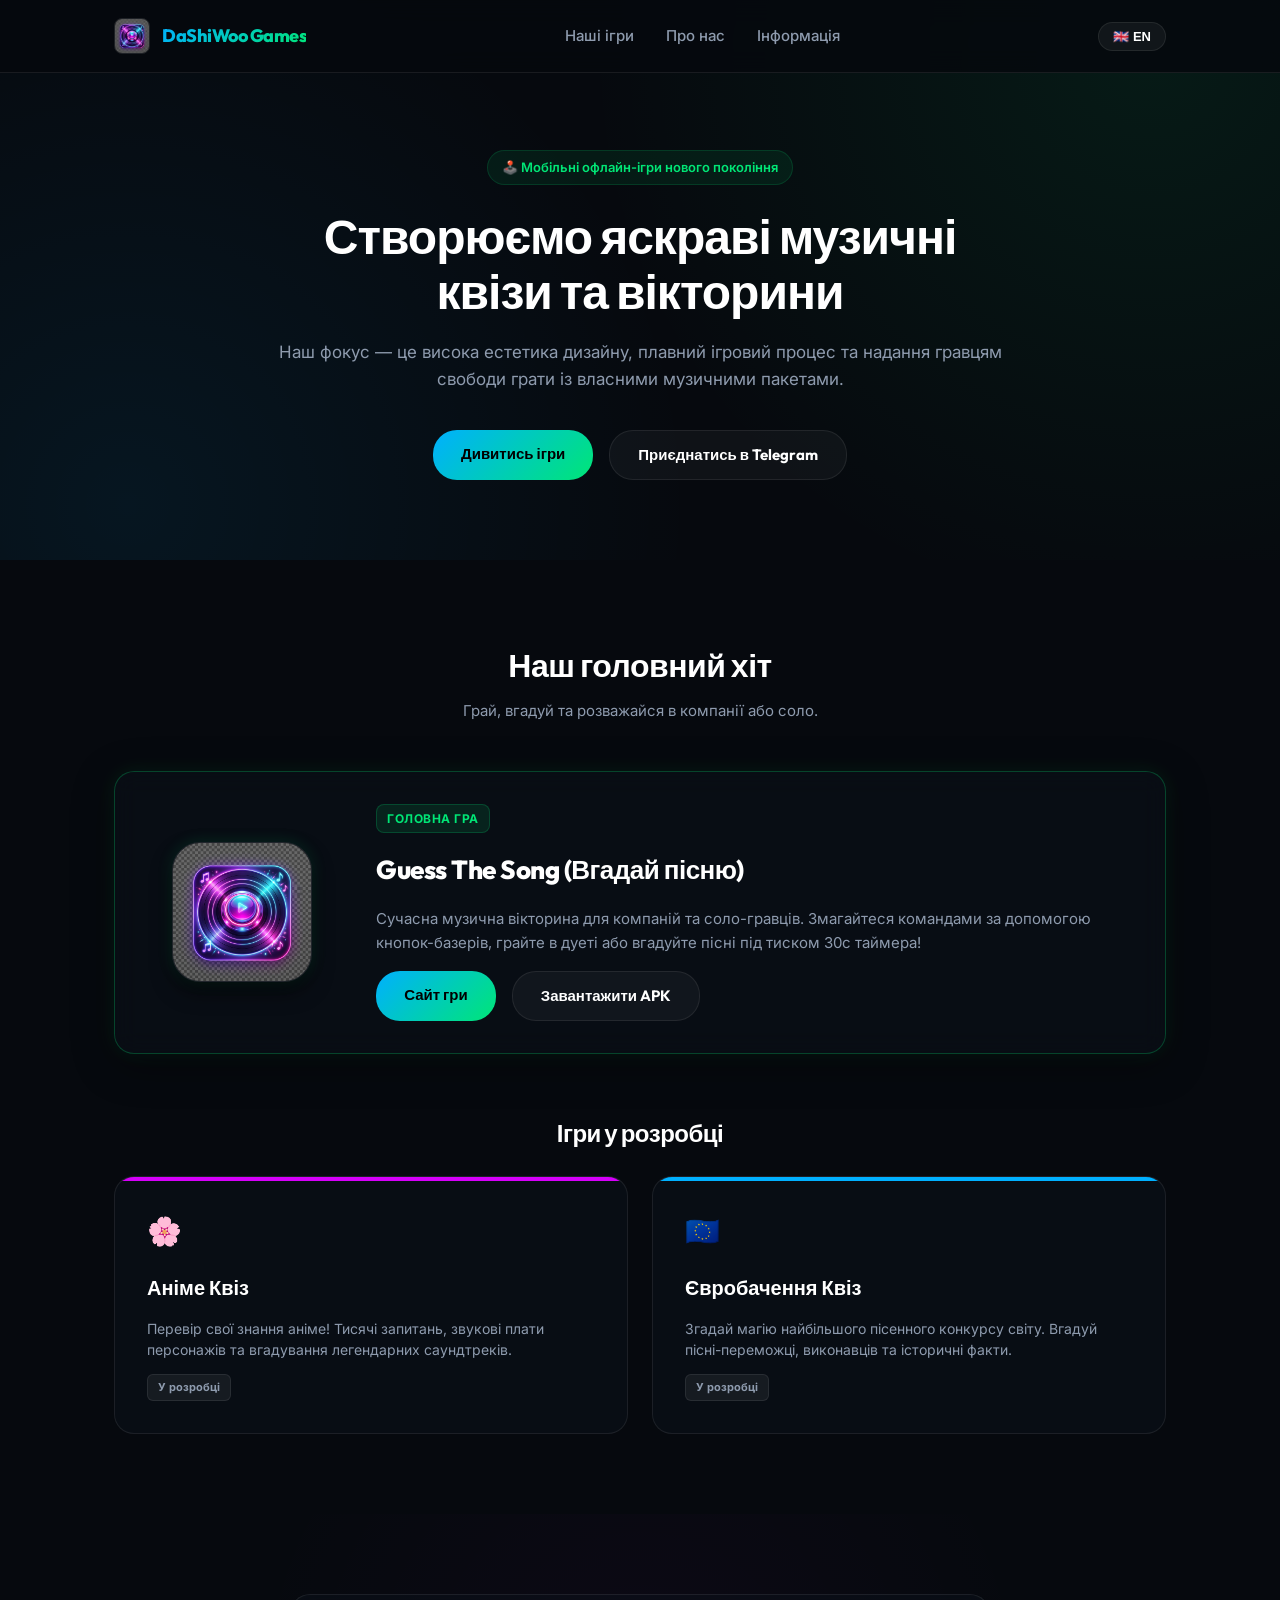
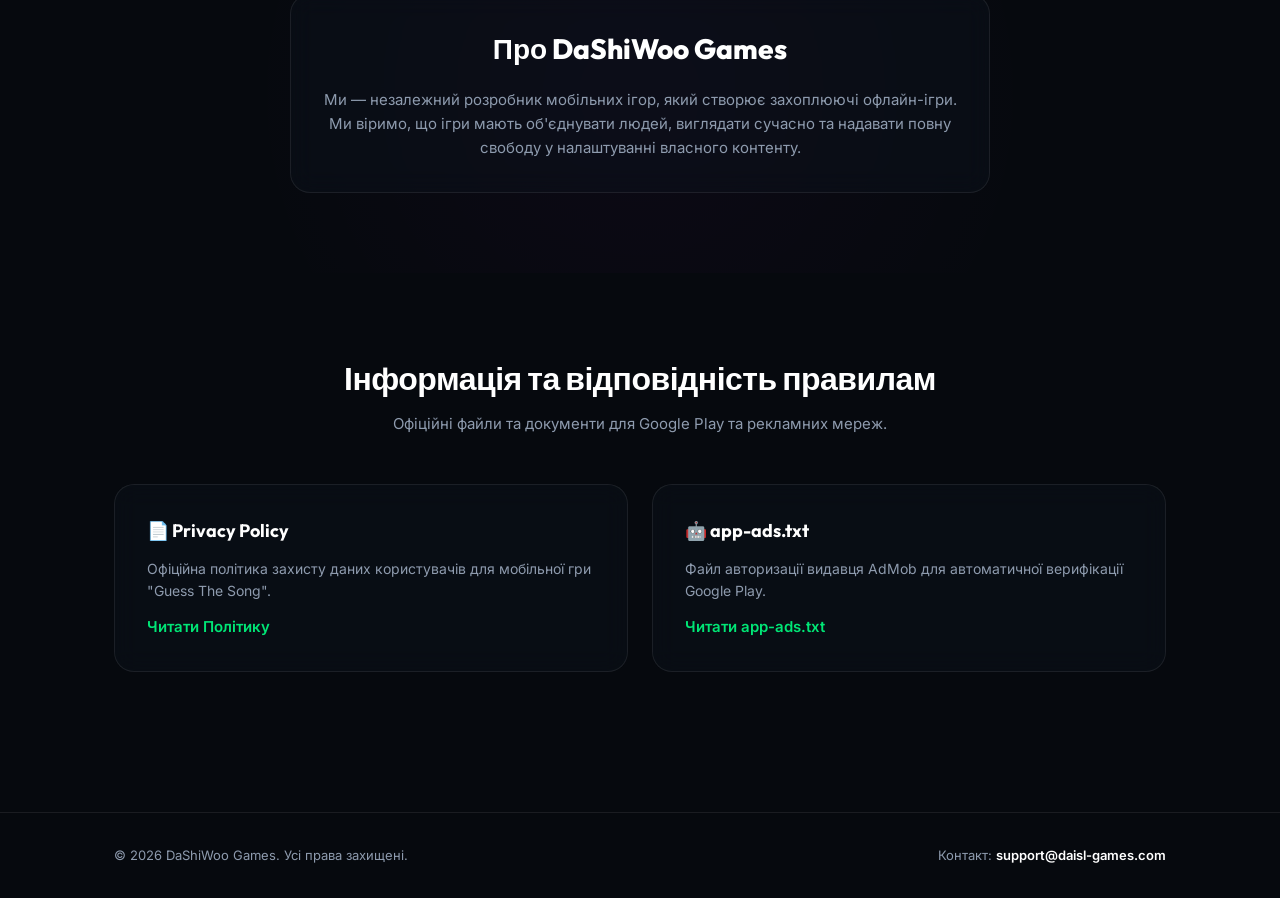
<file: index.html>
<!DOCTYPE html>
<html lang="en">
<head>
    <meta charset="UTF-8">
    <meta name="viewport" content="width=device-width, initial-scale=1.0">
    <meta name="google-site-verification" content="qO8c6bVRz6Z_QqdlcDhLTlo_Dq95NrdptQtTdDqgRBw" />
    <title>DaShiWoo Games — Premium Mobile Game Developer</title>
    <link rel="icon" type="image/jpg" href="app_icon.jpg">
    <!-- Google Fonts -->
    <link rel="preconnect" href="https://fonts.googleapis.com">
    <link rel="preconnect" href="https://fonts.gstatic.com" crossorigin>
    <link href="https://fonts.googleapis.com/css2?family=Outfit:wght@400;600;800&family=Inter:wght@400;500;700&display=swap" rel="stylesheet">
    <!-- CSS Style -->
    <link rel="stylesheet" href="styles.css">
</head>
<body class="lang-uk">

    <!-- Header Navigation -->
    <header class="glass-nav">
        <div class="nav-container">
            <div class="logo">
                <img src="app_icon.jpg" alt="DaShiWoo Games Logo" class="logo-img">
                <span class="logo-text">DaShiWoo Games</span>
            </div>
            <nav class="nav-links">
                <a href="#games" class="lang-en">Our Games</a>
                <a href="#games" class="lang-uk">Наші ігри</a>
                <a href="#about" class="lang-en">About Us</a>
                <a href="#about" class="lang-uk">Про нас</a>
                <a href="#compliance" class="lang-en">Compliance</a>
                <a href="#compliance" class="lang-uk">Інформація</a>
            </nav>
            <div class="nav-actions">
                <button id="lang-toggle" class="btn-lang">
                    <span class="lang-en">🇺🇦 UA</span>
                    <span class="lang-uk">🇬🇧 EN</span>
                </button>
            </div>
        </div>
    </header>

    <!-- Hero Section -->
    <section class="hero-section">
        <div class="hero-container">
            <div class="hero-content">
                <div class="badge">
                    <span class="lang-en">🕹️ Offline-First Mobile Entertainment</span>
                    <span class="lang-uk">🕹️ Мобільні офлайн-ігри нового покоління</span>
                </div>
                <h1 class="lang-en">We Craft Playful Music & Trivia Experiences</h1>
                <h1 class="lang-uk">Створюємо яскраві музичні квізи та вікторини</h1>
                
                <p class="lang-en">Focusing on high-quality visual aesthetics, smooth gameplay mechanics, and empowering users to play with their own custom localized content.</p>
                <p class="lang-uk">Наш фокус — це висока естетика дизайну, плавний ігровий процес та надання гравцям свободи грати із власними музичними пакетами.</p>
                
                <div class="hero-ctas">
                    <a href="#games" class="btn-primary">
                        <span class="lang-en">Browse Games</span>
                        <span class="lang-uk">Дивитись ігри</span>
                    </a>
                    <a href="https://t.me/guessthesong" target="_blank" class="btn-secondary">
                        <span class="lang-en">Join Telegram</span>
                        <span class="lang-uk">Приєднатись в Telegram</span>
                    </a>
                </div>
            </div>
        </div>
    </section>

    <!-- Games Section -->
    <section id="games" class="section games-section">
        <div class="container">
            <h2 class="section-title lang-en">Our Flagship Title</h2>
            <h2 class="section-title lang-uk">Наш головний хіт</h2>
            <p class="section-desc lang-en">Play, guess, and have fun with friends or solo.</p>
            <p class="section-desc lang-uk">Грай, вгадуй та розважайся в компанії або соло.</p>

            <!-- Flagship Game Showcase Card -->
            <div class="flagship-card glass-card">
                <div class="flagship-img-wrapper">
                    <img src="app_icon.jpg" alt="Guess The Song Icon" class="flagship-icon">
                </div>
                <div class="flagship-info">
                    <div class="game-badge neon-green">
                        <span class="lang-en">Flagship Game</span>
                        <span class="lang-uk">Головна гра</span>
                    </div>
                    <h3 class="lang-en">Guess The Song (Вгадай пісню)</h3>
                    <h3 class="lang-uk">Guess The Song (Вгадай пісню)</h3>
                    
                    <p class="lang-en">A modern party music trivia game. Challenge teams using interactive buzzers, cooperate in pairs, or race against a 30s timer in Solo mode using custom MP3 packages!</p>
                    <p class="lang-uk">Сучасна музична вікторина для компаній та соло-гравців. Змагайтеся командами за допомогою кнопок-базерів, грайте в дуеті або вгадуйте пісні під тиском 30с таймера!</p>
                    
                    <div class="flagship-ctas">
                        <a href="https://dashiwoo.github.io/GuessTheSong/" class="btn-primary">
                            <span class="lang-en">Visit Game Site</span>
                            <span class="lang-uk">Сайт гри</span>
                        </a>
                        <a href="https://github.com/DaShiWoo/GuessTheSong/releases/latest" class="btn-secondary">
                            <span class="lang-en">Download APK</span>
                            <span class="lang-uk">Завантажити APK</span>
                        </a>
                    </div>
                </div>
            </div>

            <!-- Other Games Grid -->
            <h3 class="subsection-title lang-en">Upcoming Games</h3>
            <h3 class="subsection-title lang-uk">Ігри у розробці</h3>
            
            <div class="games-grid">
                <!-- Anime Quiz -->
                <div class="game-card neon-purple">
                    <div class="card-icon">🌸</div>
                    <h3 class="lang-en">Anime Quiz</h3>
                    <h3 class="lang-uk">Аніме Квіз</h3>
                    <p class="lang-en">Test your anime knowledge! Over thousands of questions, character soundboards, and soundtrack guessing games.</p>
                    <p class="lang-uk">Перевір свої знання аніме! Тисячі запитань, звукові плати персонажів та вгадування легендарних саундтреків.</p>
                    <span class="status-badge lang-en">In Development</span>
                    <span class="status-badge lang-uk">У розробці</span>
                </div>

                <!-- Eurovision Quiz -->
                <div class="game-card neon-blue">
                    <div class="card-icon">🇪🇺</div>
                    <h3 class="lang-en">Eurovision Trivia</h3>
                    <h3 class="lang-uk">Євробачення Квіз</h3>
                    <p class="lang-en">Relive the magic of the world's biggest song contest. Guess winning songs, artists, and historical trivia.</p>
                    <p class="lang-uk">Згадай магію найбільшого пісенного конкурсу світу. Вгадуй пісні-переможці, виконавців та історичні факти.</p>
                    <span class="status-badge lang-en">In Development</span>
                    <span class="status-badge lang-uk">У розробці</span>
                </div>
            </div>
        </div>
    </section>

    <!-- About Us Section -->
    <section id="about" class="section about-section">
        <div class="container">
            <div class="about-card glass-card">
                <h2 class="lang-en">About DaShiWoo Games</h2>
                <h2 class="lang-uk">Про DaShiWoo Games</h2>
                
                <p class="lang-en">We are an independent mobile game developer focusing on creating engaging, local, and offline-first gaming experiences. We believe that mobile games should be customizable, visually premium, and bring people together.</p>
                <p class="lang-uk">Ми — незалежний розробник мобільних ігор, який створює захоплюючі офлайн-ігри. Ми віримо, що ігри мають об'єднувати людей, виглядати сучасно та надавати повну свободу у налаштуванні власного контенту.</p>
            </div>
        </div>
    </section>

    <!-- Compliance Section -->
    <section id="compliance" class="section compliance-section">
        <div class="container">
            <h2 class="section-title lang-en">Developer Info & Compliance</h2>
            <h2 class="section-title lang-uk">Інформація та відповідність правилам</h2>
            <p class="section-desc lang-en">Required documents and verification files for Google Play and advertising platforms.</p>
            <p class="section-desc lang-uk">Офіційні файли та документи для Google Play та рекламних мереж.</p>
            
            <div class="compliance-grid">
                <!-- Privacy Policy -->
                <div class="compliance-card glass-card">
                    <h3>📄 Privacy Policy</h3>
                    <p class="lang-en">Our official user data protection policy for "Guess The Song" mobile application.</p>
                    <p class="lang-uk">Офіційна політика захисту даних користувачів для мобільної гри "Guess The Song".</p>
                    <a href="privacy_policy.txt" target="_blank" class="btn-text">
                        <span class="lang-en">View Privacy Policy</span>
                        <span class="lang-uk">Читати Політику</span>
                    </a>
                </div>

                <!-- app-ads.txt -->
                <div class="compliance-card glass-card">
                    <h3>🤖 app-ads.txt</h3>
                    <p class="lang-en">AdMob publisher identity authorization file for Google Play verification.</p>
                    <p class="lang-uk">Файл авторизації видавця AdMob для автоматичної верифікації Google Play.</p>
                    <a href="app-ads.txt" target="_blank" class="btn-text">
                        <span class="lang-en">View app-ads.txt</span>
                        <span class="lang-uk">Читати app-ads.txt</span>
                    </a>
                </div>
            </div>
        </div>
    </section>

    <!-- Footer -->
    <footer>
        <div class="container footer-container">
            <p>&copy; 2026 DaShiWoo Games. <span class="lang-en">All rights reserved.</span><span class="lang-uk">Усі права захищені.</span></p>
            <div class="footer-links">
                <span class="lang-en">Contact: <a href="mailto:support@daisl-games.com">support@daisl-games.com</a></span>
                <span class="lang-uk">Контакт: <a href="mailto:support@daisl-games.com">support@daisl-games.com</a></span>
            </div>
        </div>
    </footer>

    <!-- App Script -->
    <script src="app.js"></script>
</body>
</html>
</file>
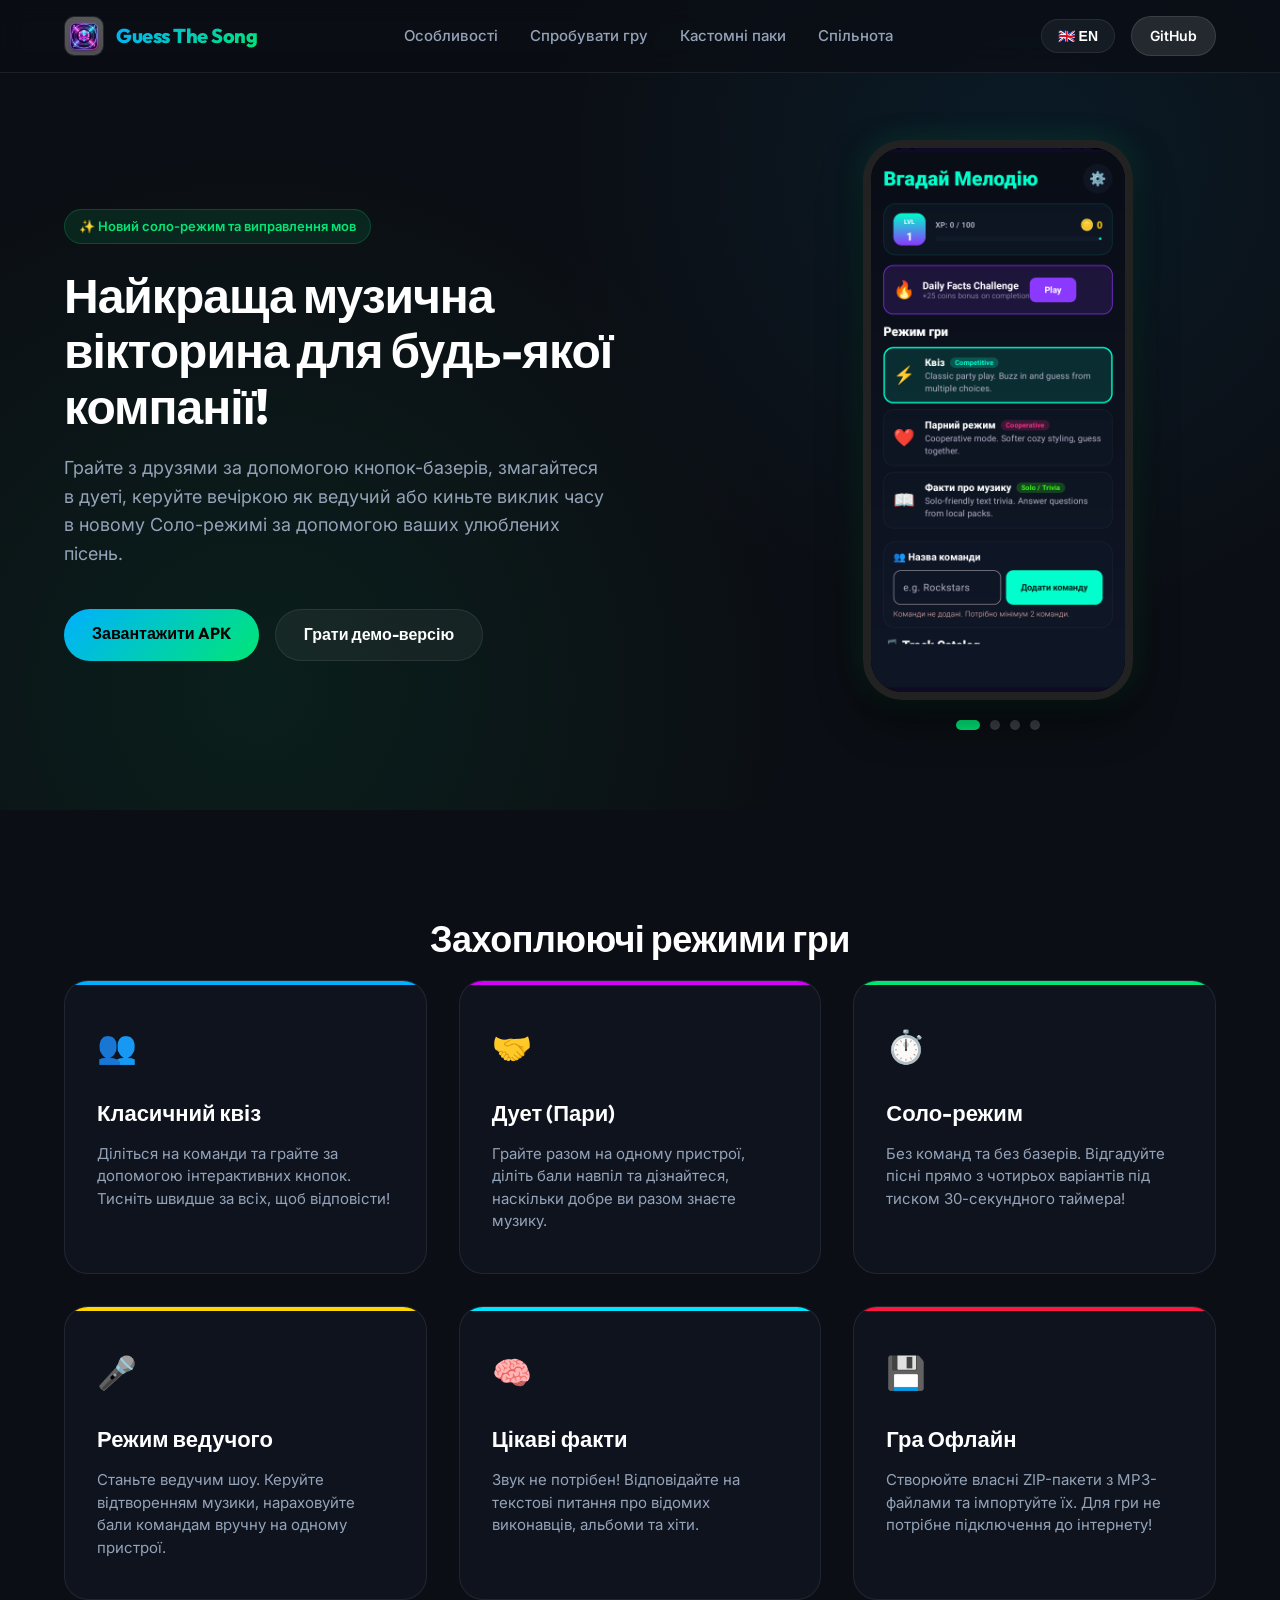
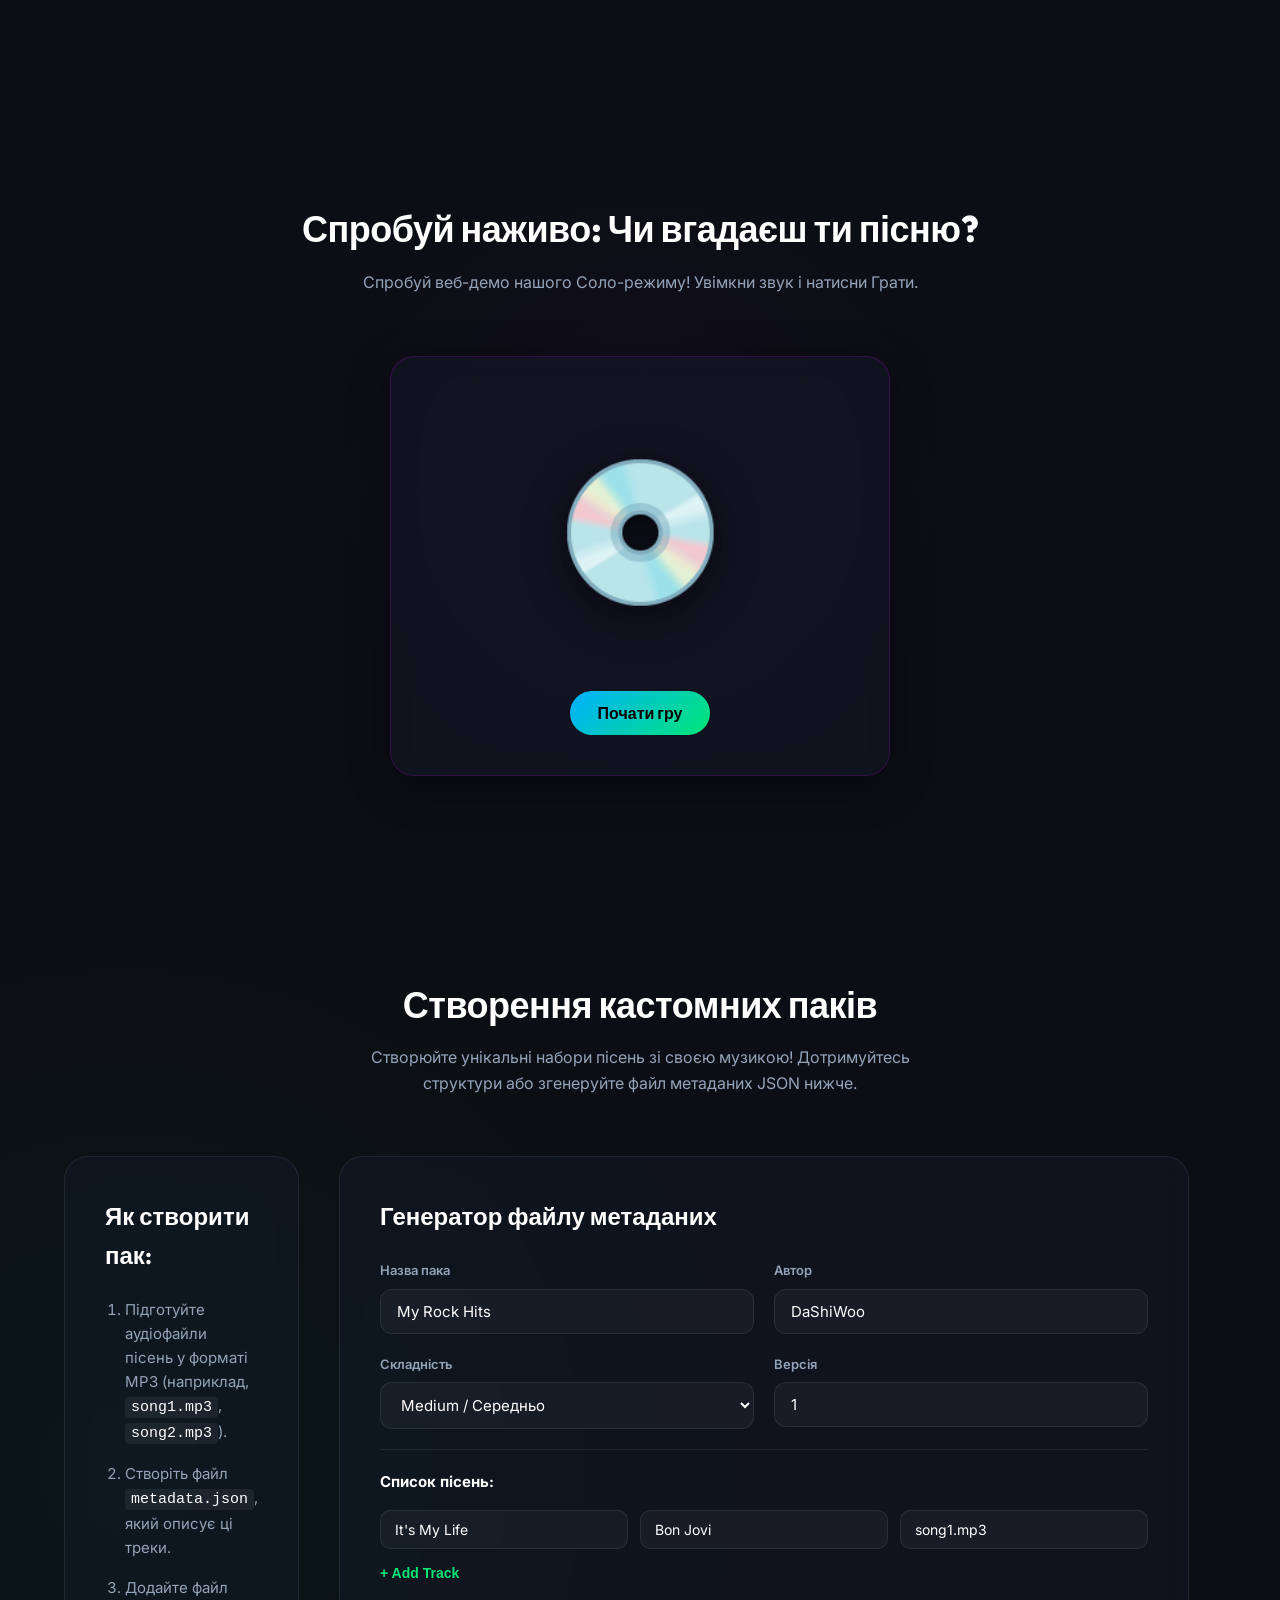
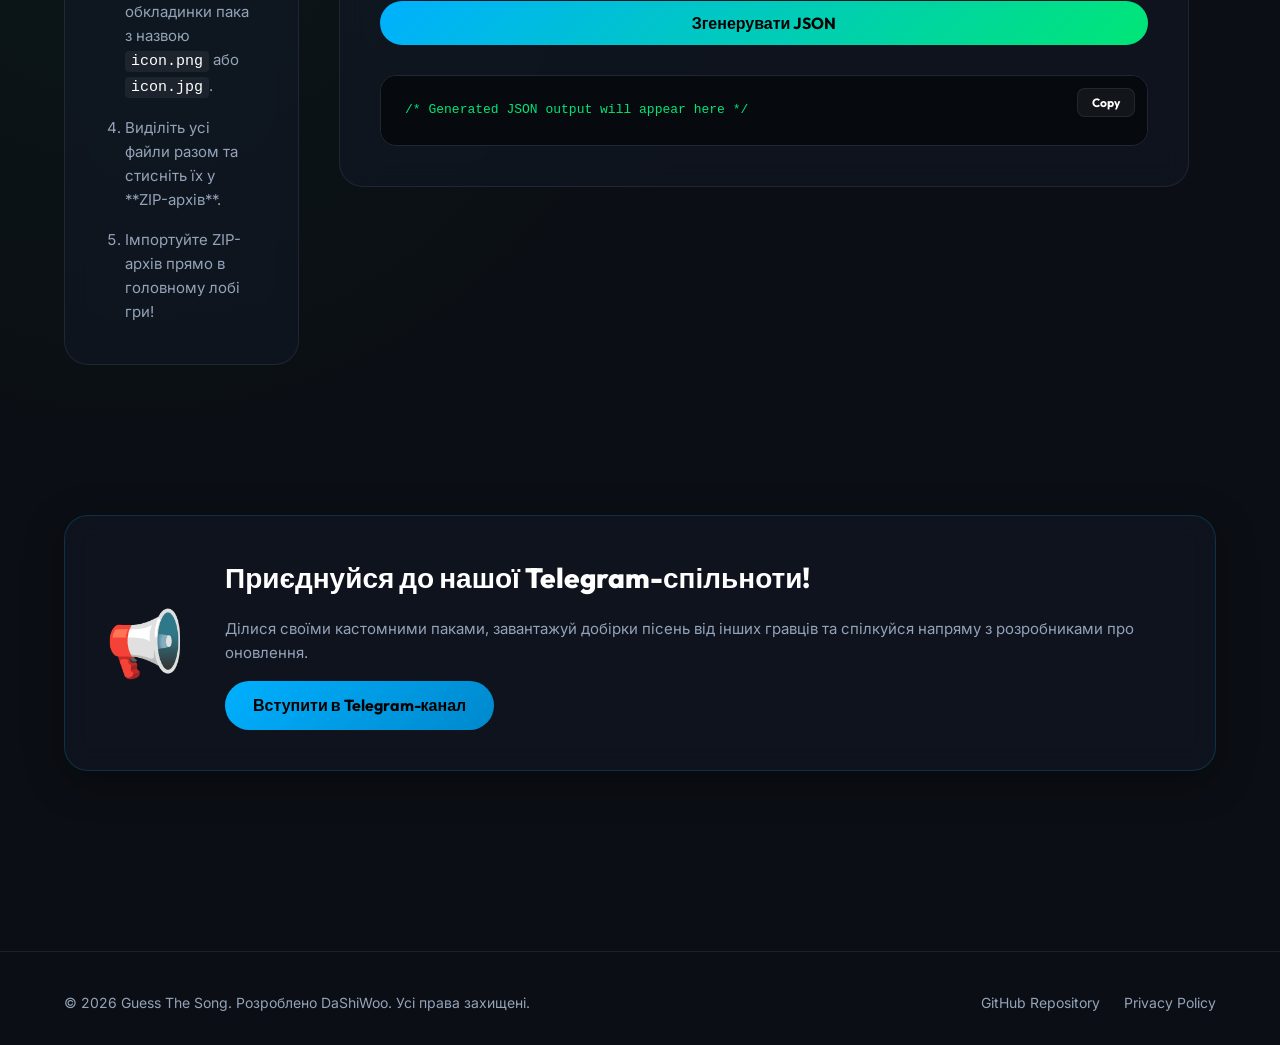
<file: GuessTheSong/index.html>
<!DOCTYPE html>
<html lang="en">
<head>
    <meta charset="UTF-8">
    <meta name="viewport" content="width=device-width, initial-scale=1.0">
    <title>Guess The Song — Music Trivia Party Game</title>
    <link rel="icon" type="image/jpg" href="assets/app_icon.jpg">
    <!-- Google Fonts -->
    <link rel="preconnect" href="https://fonts.googleapis.com">
    <link rel="preconnect" href="https://fonts.gstatic.com" crossorigin>
    <link href="https://fonts.googleapis.com/css2?family=Outfit:wght@400;600;800&family=Inter:wght@400;500;700&display=swap" rel="stylesheet">
    <!-- CSS Style -->
    <link rel="stylesheet" href="styles.css">
</head>
<body class="lang-uk">

    <!-- Header Navigation -->
    <header class="glass-nav">
        <div class="nav-container">
            <div class="logo">
                <img src="assets/app_icon.jpg" alt="Guess The Song Logo" class="logo-img">
                <span class="logo-text">Guess The Song</span>
            </div>
            <nav class="nav-links">
                <a href="#features" class="lang-en">Features</a>
                <a href="#features" class="lang-uk">Особливості</a>
                <a href="#demo" class="lang-en">Try Game</a>
                <a href="#demo" class="lang-uk">Спробувати гру</a>
                <a href="#packs" class="lang-en">Custom Packs</a>
                <a href="#packs" class="lang-uk">Кастомні паки</a>
                <a href="#telegram" class="lang-en">Community</a>
                <a href="#telegram" class="lang-uk">Спільнота</a>
            </nav>
            <div class="nav-actions">
                <button id="lang-toggle" class="btn-lang">
                    <span class="lang-en">🇺🇦 UA</span>
                    <span class="lang-uk">🇬🇧 EN</span>
                </button>
                <a href="https://github.com/DaShiWoo/GuessTheSong" target="_blank" class="btn-github">GitHub</a>
            </div>
        </div>
    </header>

    <!-- Hero Section -->
    <section class="hero-section">
        <div class="hero-container">
            <div class="hero-content">
                <div class="badge">
                    <span class="lang-en">✨ New Solo Mode & Language Update</span>
                    <span class="lang-uk">✨ Новий соло-режим та виправлення мов</span>
                </div>
                <h1 class="lang-en">The Ultimate Music Trivia Game for Everyone!</h1>
                <h1 class="lang-uk">Найкраща музична вікторина для будь-якої компанії!</h1>
                
                <p class="lang-en">Play with friends using buzzer controllers, collaborate in pairs, guide the party as a Host, or face the clock in the new Solo Mode using local music packs.</p>
                <p class="lang-uk">Грайте з друзями за допомогою кнопок-базерів, змагайтеся в дуеті, керуйте вечіркою як ведучий або киньте виклик часу в новому Соло-режимі за допомогою ваших улюблених пісень.</p>

                <div class="hero-ctas">
                    <a href="https://github.com/DaShiWoo/GuessTheSong/releases/latest" class="btn-primary">
                        <span class="lang-en">Download APK</span>
                        <span class="lang-uk">Завантажити APK</span>
                    </a>
                    <a href="#demo" class="btn-secondary">
                        <span class="lang-en">Play Live Demo</span>
                        <span class="lang-uk">Грати демо-версію</span>
                    </a>
                </div>
            </div>
            
            <div class="hero-gallery">
                <div class="gallery-wrapper">
                    <img src="assets/screen1.png" alt="Lobby Screen" class="gallery-img active">
                    <img src="assets/screen2.png" alt="Quiz Mode Screen" class="gallery-img">
                    <img src="assets/screen3.png" alt="Solo Mode Screen" class="gallery-img">
                    <img src="assets/screen4.png" alt="End Game Screen" class="gallery-img">
                </div>
                <div class="gallery-dots">
                    <span class="dot active" data-index="0"></span>
                    <span class="dot" data-index="1"></span>
                    <span class="dot" data-index="2"></span>
                    <span class="dot" data-index="3"></span>
                </div>
            </div>
        </div>
    </section>

    <!-- Features Section -->
    <section id="features" class="section features-section">
        <div class="container">
            <h2 class="section-title lang-en">Exciting Game Modes</h2>
            <h2 class="section-title lang-uk">Захоплюючі режими гри</h2>
            
            <div class="features-grid">
                <!-- Quiz Mode -->
                <div class="feature-card neon-blue">
                    <div class="card-icon">👥</div>
                    <h3 class="lang-en">Classic Quiz</h3>
                    <h3 class="lang-uk">Класичний квіз</h3>
                    <p class="lang-en">Divide into teams and play with interactive buzzers. Lock in answers to score points!</p>
                    <p class="lang-uk">Діліться на команди та грайте за допомогою інтерактивних кнопок. Тисніть швидше за всіх, щоб відповісти!</p>
                </div>
                <!-- Pair Mode -->
                <div class="feature-card neon-purple">
                    <div class="card-icon">🤝</div>
                    <h3 class="lang-en">Pair Mode</h3>
                    <h3 class="lang-uk">Дует (Пари)</h3>
                    <p class="lang-en">Cooperate together on a single device, split points, and find out how well you know music together.</p>
                    <p class="lang-uk">Грайте разом на одному пристрої, діліть бали навпіл та дізнайтеся, наскільки добре ви разом знаєте музику.</p>
                </div>
                <!-- Solo Mode -->
                <div class="feature-card neon-green">
                    <div class="card-icon">⏱️</div>
                    <h3 class="lang-en">Solo Mode</h3>
                    <h3 class="lang-uk">Соло-режим</h3>
                    <p class="lang-en">No teams, no buzzers. Choose from four options directly against a 30-second countdown timer!</p>
                    <p class="lang-uk">Без команд та без базерів. Відгадуйте пісні прямо з чотирьох варіантів під тиском 30-секундного таймера!</p>
                </div>
                <!-- Host Mode -->
                <div class="feature-card neon-yellow">
                    <div class="card-icon">🎤</div>
                    <h3 class="lang-en">Host Mode</h3>
                    <h3 class="lang-uk">Режим ведучого</h3>
                    <p class="lang-en">Be the game master. Control music playback, assign points, and manage the team scoreboard manually.</p>
                    <p class="lang-uk">Станьте ведучим шоу. Керуйте відтворенням музики, нараховуйте бали командам вручну на одному пристрої.</p>
                </div>
                <!-- Facts Mode -->
                <div class="feature-card neon-cyan">
                    <div class="card-icon">🧠</div>
                    <h3 class="lang-en">Trivia & Facts</h3>
                    <h3 class="lang-uk">Цікаві факти</h3>
                    <p class="lang-en">No audio required! Answer engaging text questions about famous artists, albums, and tracks.</p>
                    <p class="lang-uk">Звук не потрібен! Відповідайте на текстові питання про відомих виконавців, альбоми та хіти.</p>
                </div>
                <!-- Local Storage -->
                <div class="feature-card neon-red">
                    <div class="card-icon">💾</div>
                    <h3 class="lang-en">Offline-First</h3>
                    <h3 class="lang-uk">Гра Офлайн</h3>
                    <p class="lang-en">Create your own ZIP packs with MP3 music and import them directly. No active internet required to play!</p>
                    <p class="lang-uk">Створюйте власні ZIP-пакети з MP3-файлами та імпортуйте їх. Для гри не потрібне підключення до інтернету!</p>
                </div>
            </div>
        </div>
    </section>

    <!-- Interactive Live Demo Section -->
    <section id="demo" class="section demo-section">
        <div class="container">
            <h2 class="section-title lang-en">Try it Live: Can you Guess the Song?</h2>
            <h2 class="section-title lang-uk">Спробуй наживо: Чи вгадаєш ти пісню?</h2>
            <p class="section-desc lang-en">Experience a live web demo of our Solo Mode gameplay! Turn your sound up and click play.</p>
            <p class="section-desc lang-uk">Спробуй веб-демо нашого Соло-режиму! Увімкни звук і натисни Грати.</p>
            
            <div class="demo-card glass-card">
                <div id="demo-start-view" class="demo-view active">
                    <div class="demo-disc-wrapper">
                        <div class="vinyl-disc">💿</div>
                    </div>
                    <button id="btn-start-demo" class="btn-primary">
                        <span class="lang-en">Start Game Demo</span>
                        <span class="lang-uk">Почати гру</span>
                    </button>
                </div>

                <div id="demo-game-view" class="demo-view">
                    <div class="demo-header">
                        <div class="score-board">
                            <span class="lang-en">Score: <span id="demo-score">0</span></span>
                            <span class="lang-uk">Рахунок: <span id="demo-score-uk">0</span></span>
                        </div>
                        <div class="demo-timer">
                            <div id="demo-timer-progress"></div>
                        </div>
                    </div>
                    
                    <div class="demo-player">
                        <div class="vinyl-disc spinning">💿</div>
                        <div class="music-wave">
                            <span></span><span></span><span></span><span></span><span></span>
                        </div>
                    </div>

                    <div class="demo-options">
                        <button class="btn-option" data-idx="0">Option A</button>
                        <button class="btn-option" data-idx="1">Option B</button>
                        <button class="btn-option" data-idx="2">Option C</button>
                        <button class="btn-option" data-idx="3">Option D</button>
                    </div>
                </div>

                <div id="demo-end-view" class="demo-view">
                    <h3 class="lang-en">Game Over!</h3>
                    <h3 class="lang-uk">Гра завершена!</h3>
                    <p class="final-score lang-en">Your score: <span id="final-score-val">0</span> / 3</p>
                    <p class="final-score lang-uk">Твій рахунок: <span id="final-score-val-uk">0</span> / 3</p>
                    <button id="btn-restart-demo" class="btn-primary">
                        <span class="lang-en">Play Again</span>
                        <span class="lang-uk">Грати знову</span>
                    </button>
                </div>
            </div>
        </div>
    </section>

    <!-- Custom Packs Helper Section -->
    <section id="packs" class="section packs-section">
        <div class="container">
            <h2 class="section-title lang-en">Create Custom Music Packs</h2>
            <h2 class="section-title lang-uk">Створення кастомних паків</h2>
            <p class="section-desc lang-en">Create custom packages with your favorite music! Follow the structure below or generate your metadata JSON automatically.</p>
            <p class="section-desc lang-uk">Створюйте унікальні набори пісень зі своєю музикою! Дотримуйтесь структури або згенеруйте файл метаданих JSON нижче.</p>
            
            <div class="packs-grid">
                <!-- Guide -->
                <div class="glass-card pack-guide">
                    <h3 class="lang-en">How to Package:</h3>
                    <h3 class="lang-uk">Як створити пак:</h3>
                    <ol>
                        <li class="lang-en">Prepare your song MP3 files (e.g. <code>song1.mp3</code>, <code>song2.mp3</code>).</li>
                        <li class="lang-uk">Підготуйте аудіофайли пісень у форматі MP3 (наприклад, <code>song1.mp3</code>, <code>song2.mp3</code>).</li>
                        <li class="lang-en">Create a <code>metadata.json</code> file describing your tracks.</li>
                        <li class="lang-uk">Створіть файл <code>metadata.json</code>, який описує ці треки.</li>
                        <li class="lang-en">Create an icon image named <code>icon.png</code> or <code>icon.jpg</code>.</li>
                        <li class="lang-uk">Додайте файл обкладинки пака з назвою <code>icon.png</code> або <code>icon.jpg</code>.</li>
                        <li class="lang-en">Select all files and compress them into a <strong>ZIP archive</strong>.</li>
                        <li class="lang-uk">Виділіть усі файли разом та стисніть їх у **ZIP-архів**.</li>
                        <li class="lang-en">Import the ZIP directly inside the app lobby!</li>
                        <li class="lang-uk">Імпортуйте ZIP-архів прямо в головному лобі гри!</li>
                    </ol>
                </div>

                <!-- Generator -->
                <div class="glass-card pack-generator">
                    <h3 class="lang-en">Metadata JSON Generator</h3>
                    <h3 class="lang-uk">Генератор файлу метаданих</h3>
                    
                    <form id="meta-form">
                        <div class="form-row">
                            <div class="form-group">
                                <label for="pack-name" class="lang-en">Pack Name</label>
                                <label for="pack-name" class="lang-uk">Назва пака</label>
                                <input type="text" id="pack-name" value="My Rock Hits" required>
                            </div>
                            <div class="form-group">
                                <label for="pack-author" class="lang-en">Author</label>
                                <label for="pack-author" class="lang-uk">Автор</label>
                                <input type="text" id="pack-author" value="DaShiWoo" required>
                            </div>
                        </div>
                        <div class="form-row">
                            <div class="form-group">
                                <label for="pack-difficulty" class="lang-en">Difficulty</label>
                                <label for="pack-difficulty" class="lang-uk">Складність</label>
                                <select id="pack-difficulty">
                                    <option value="easy">Easy / Легко</option>
                                    <option value="medium" selected>Medium / Середньо</option>
                                    <option value="hard">Hard / Важко</option>
                                </select>
                            </div>
                            <div class="form-group">
                                <label for="pack-ver" class="lang-en">Version</label>
                                <label for="pack-ver" class="lang-uk">Версія</label>
                                <input type="number" id="pack-ver" value="1" min="1">
                            </div>
                        </div>

                        <div class="song-list-builder">
                            <h4 class="lang-en">Tracks:</h4>
                            <h4 class="lang-uk">Список пісень:</h4>
                            <div id="songs-container">
                                <div class="song-row">
                                    <input type="text" placeholder="Title / Назва" class="song-title" value="It's My Life" required>
                                    <input type="text" placeholder="Artist / Виконавець" class="song-artist" value="Bon Jovi" required>
                                    <input type="text" placeholder="File / Файл" class="song-file" value="song1.mp3" required>
                                </div>
                            </div>
                            <button type="button" id="btn-add-song" class="btn-text">+ Add Track</button>
                        </div>
                        
                        <button type="submit" class="btn-primary btn-generate">
                            <span class="lang-en">Generate JSON</span>
                            <span class="lang-uk">Згенерувати JSON</span>
                        </button>
                    </form>

                    <div class="json-output-wrapper">
                        <pre><code id="json-output">/* Generated JSON output will appear here */</code></pre>
                        <button id="btn-copy-json" class="btn-secondary btn-copy">Copy</button>
                    </div>
                </div>
            </div>
        </div>
    </section>

    <!-- Telegram & Community Section -->
    <section id="telegram" class="section telegram-section">
        <div class="container">
            <div class="telegram-banner glass-card">
                <div class="telegram-icon">📢</div>
                <div class="telegram-content">
                    <h2 class="lang-en">Join Our Telegram Community!</h2>
                    <h2 class="lang-uk">Приєднуйся до нашої Telegram-спільноти!</h2>
                    <p class="lang-en">Share your custom music packs, download packs created by other players, and talk directly with the developers about new features.</p>
                    <p class="lang-uk">Ділися своїми кастомними паками, завантажуй добірки пісень від інших гравців та спілкуйся напряму з розробниками про оновлення.</p>
                    <a href="https://t.me/guessthesong" target="_blank" class="btn-primary btn-telegram">
                        <span class="lang-en">Join Telegram Channel</span>
                        <span class="lang-uk">Вступити в Telegram-канал</span>
                    </a>
                </div>
            </div>
        </div>
    </section>

    <!-- Footer -->
    <footer>
        <div class="container footer-container">
            <p>&copy; 2026 Guess The Song. <span class="lang-en">Developed by DaShiWoo. All rights reserved.</span><span class="lang-uk">Розроблено DaShiWoo. Усі права захищені.</span></p>
            <div class="footer-links">
                <a href="https://github.com/DaShiWoo/GuessTheSong" target="_blank">GitHub Repository</a>
                <a href="privacy_policy.txt" target="_blank">Privacy Policy</a>
            </div>
        </div>
    </footer>

    <!-- App Script -->
    <script src="app.js"></script>
</body>
</html>
</file>
<file: styles.css>
/* CSS Variables & Styling Framework */
:root {
    --bg-main: #06090E;
    --bg-card: rgba(13, 20, 32, 0.4);
    --border-color: rgba(255, 255, 255, 0.08);
    --text-primary: #FFFFFF;
    --text-secondary: #8E9BAE;
    
    /* Neon Colors */
    --neon-green: #00E676;
    --neon-blue: #00B0FF;
    --neon-purple: #D500F9;
    
    --shadow-green: 0 0 20px rgba(0, 230, 118, 0.25);
    --shadow-blue: 0 0 20px rgba(0, 176, 255, 0.25);
    --shadow-purple: 0 0 20px rgba(213, 0, 249, 0.25);
    
    --font-header: 'Outfit', sans-serif;
    --font-body: 'Inter', sans-serif;
}

/* Reset and Base Styles */
* {
    margin: 0;
    padding: 0;
    box-sizing: border-box;
}

html {
    scroll-behavior: smooth;
}

body {
    background-color: var(--bg-main);
    color: var(--text-primary);
    font-family: var(--font-body);
    line-height: 1.6;
    overflow-x: hidden;
}

/* Bilingual Display Control */
body.lang-en .lang-uk {
    display: none !important;
}

body.lang-uk .lang-en {
    display: none !important;
}

.container {
    max-width: 1100px;
    margin: 0 auto;
    padding: 0 24px;
}

/* Floating Navigation Header */
.glass-nav {
    position: fixed;
    top: 0;
    left: 0;
    width: 100%;
    z-index: 1000;
    background: rgba(6, 9, 14, 0.85);
    backdrop-filter: blur(12px);
    -webkit-backdrop-filter: blur(12px);
    border-bottom: 1px solid var(--border-color);
}

.nav-container {
    max-width: 1100px;
    margin: 0 auto;
    height: 72px;
    display: flex;
    align-items: center;
    justify-content: space-between;
    padding: 0 24px;
}

.logo {
    display: flex;
    align-items: center;
    gap: 12px;
}

.logo-img {
    width: 36px;
    height: 36px;
    border-radius: 8px;
    border: 1px solid rgba(255,255,255,0.1);
}

.logo-text {
    font-family: var(--font-header);
    font-size: 18px;
    font-weight: 800;
    background: linear-gradient(135deg, var(--neon-blue), var(--neon-green));
    -webkit-background-clip: text;
    -webkit-text-fill-color: transparent;
    letter-spacing: -0.5px;
}

.nav-links {
    display: flex;
    gap: 32px;
}

.nav-links a {
    color: var(--text-secondary);
    text-decoration: none;
    font-weight: 500;
    font-size: 15px;
    transition: color 0.3s ease;
}

.nav-links a:hover {
    color: var(--text-primary);
}

.nav-actions {
    display: flex;
    align-items: center;
}

/* Lang Switcher Button */
.btn-lang {
    background: rgba(255, 255, 255, 0.05);
    border: 1px solid var(--border-color);
    color: var(--text-primary);
    padding: 6px 14px;
    border-radius: 16px;
    cursor: pointer;
    font-weight: 600;
    transition: all 0.3s ease;
    font-size: 13px;
}

.btn-lang:hover {
    background: rgba(255, 255, 255, 0.1);
}

/* Glassmorphism Buttons */
.btn-primary {
    background: linear-gradient(135deg, var(--neon-blue), var(--neon-green));
    border: none;
    color: #000;
    padding: 12px 28px;
    border-radius: 24px;
    font-weight: 700;
    cursor: pointer;
    font-family: var(--font-header);
    text-decoration: none;
    font-size: 15px;
    transition: all 0.3s ease;
    display: inline-block;
}

.btn-primary:hover {
    transform: translateY(-2px);
    box-shadow: 0 4px 20px rgba(0, 230, 118, 0.35);
}

.btn-secondary {
    background: rgba(255, 255, 255, 0.04);
    border: 1px solid var(--border-color);
    color: var(--text-primary);
    padding: 12px 28px;
    border-radius: 24px;
    font-weight: 700;
    cursor: pointer;
    font-family: var(--font-header);
    text-decoration: none;
    font-size: 15px;
    transition: all 0.3s ease;
    display: inline-block;
}

.btn-secondary:hover {
    background: rgba(255, 255, 255, 0.08);
    border-color: rgba(255, 255, 255, 0.2);
    transform: translateY(-2px);
}

.btn-text {
    color: var(--neon-green);
    text-decoration: none;
    font-weight: 600;
    font-size: 15px;
    transition: opacity 0.3s ease;
}

.btn-text:hover {
    opacity: 0.8;
}

/* Hero Landing Section */
.hero-section {
    padding-top: 150px;
    padding-bottom: 80px;
    background: radial-gradient(circle at 90% 10%, rgba(0, 230, 118, 0.08), transparent 45%),
                radial-gradient(circle at 10% 90%, rgba(0, 176, 255, 0.08), transparent 45%);
    text-align: center;
}

.hero-container {
    max-width: 800px;
    margin: 0 auto;
    padding: 0 24px;
}

.badge {
    background: rgba(0, 230, 118, 0.08);
    border: 1px solid rgba(0, 230, 118, 0.15);
    color: var(--neon-green);
    padding: 6px 14px;
    border-radius: 20px;
    font-size: 13px;
    font-weight: 600;
    display: inline-block;
    margin-bottom: 24px;
}

.hero-content h1 {
    font-family: var(--font-header);
    font-size: 48px;
    font-weight: 800;
    line-height: 1.15;
    margin-bottom: 20px;
    letter-spacing: -1px;
}

.hero-content p {
    color: var(--text-secondary);
    font-size: 17px;
    margin-bottom: 36px;
}

.hero-ctas {
    display: flex;
    justify-content: center;
    gap: 16px;
}

/* Standard Section Layouts */
.section {
    padding: 80px 0;
}

.section-title {
    font-family: var(--font-header);
    font-size: 32px;
    font-weight: 800;
    text-align: center;
    margin-bottom: 8px;
    letter-spacing: -0.5px;
}

.section-desc {
    color: var(--text-secondary);
    text-align: center;
    max-width: 500px;
    margin: 0 auto 48px auto;
    font-size: 15px;
}

/* Glass Card Styling */
.glass-card {
    background: var(--bg-card);
    border: 1px solid var(--border-color);
    backdrop-filter: blur(12px);
    -webkit-backdrop-filter: blur(12px);
    border-radius: 20px;
    padding: 32px;
}

/* Flagship App Card Layout */
.flagship-card {
    display: grid;
    grid-template-columns: 0.4fr 1.6fr;
    gap: 40px;
    align-items: center;
    border-color: rgba(0, 230, 118, 0.25);
    box-shadow: 0 10px 40px rgba(0, 0, 0, 0.4), 0 0 20px rgba(0, 230, 118, 0.1);
    margin-bottom: 60px;
}

.flagship-img-wrapper {
    display: flex;
    justify-content: center;
}

.flagship-icon {
    width: 140px;
    height: 140px;
    border-radius: 28px;
    box-shadow: 0 10px 20px rgba(0,0,0,0.5), 0 0 15px rgba(0, 230, 118, 0.15);
    border: 1px solid rgba(255,255,255,0.1);
}

.flagship-info {
    display: flex;
    flex-direction: column;
    align-items: flex-start;
    gap: 16px;
}

.game-badge {
    padding: 4px 10px;
    border-radius: 8px;
    font-size: 12px;
    font-weight: 700;
    text-transform: uppercase;
    letter-spacing: 0.5px;
}

.game-badge.neon-green {
    background: rgba(0, 230, 118, 0.1);
    border: 1px solid rgba(0, 230, 118, 0.2);
    color: var(--neon-green);
}

.flagship-info h3 {
    font-family: var(--font-header);
    font-size: 26px;
    font-weight: 800;
    letter-spacing: -0.5px;
}

.flagship-info p {
    color: var(--text-secondary);
    font-size: 15px;
}

.flagship-ctas {
    display: flex;
    gap: 16px;
}

/* Subsection Title */
.subsection-title {
    font-family: var(--font-header);
    font-size: 24px;
    font-weight: 800;
    margin-bottom: 24px;
    text-align: center;
    letter-spacing: -0.5px;
}

/* Grid Layout for Upcoming Games */
.games-grid {
    display: grid;
    grid-template-columns: repeat(auto-fit, minmax(280px, 1fr));
    gap: 24px;
}

.game-card {
    background: var(--bg-card);
    border: 1px solid var(--border-color);
    padding: 32px;
    border-radius: 20px;
    display: flex;
    flex-direction: column;
    gap: 14px;
    position: relative;
    overflow: hidden;
    transition: all 0.3s cubic-bezier(0.165, 0.84, 0.44, 1);
}

.game-card::before {
    content: '';
    position: absolute;
    top: 0;
    left: 0;
    width: 100%;
    height: 4px;
}

.game-card.neon-purple::before { background: var(--neon-purple); }
.game-card.neon-purple:hover { box-shadow: var(--shadow-purple); border-color: rgba(213,0,249,0.3); }

.game-card.neon-blue::before { background: var(--neon-blue); }
.game-card.neon-blue:hover { box-shadow: var(--shadow-blue); border-color: rgba(0,176,255,0.3); }

.game-card:hover {
    transform: translateY(-6px);
    background: rgba(13, 20, 32, 0.5);
}

.game-card .card-icon {
    font-size: 28px;
    margin-bottom: 4px;
}

.game-card h3 {
    font-family: var(--font-header);
    font-size: 20px;
    font-weight: 700;
}

.game-card p {
    color: var(--text-secondary);
    font-size: 14px;
    line-height: 1.5;
}

.status-badge {
    align-self: flex-start;
    padding: 4px 10px;
    border-radius: 6px;
    font-size: 11px;
    font-weight: 700;
    background: rgba(255,255,255,0.06);
    color: var(--text-secondary);
    border: 1px solid var(--border-color);
}

/* About Us Card */
.about-section {
    background: radial-gradient(circle at 50% 50%, rgba(213, 0, 249, 0.03), transparent 60%);
}

.about-card {
    max-width: 700px;
    margin: 0 auto;
    text-align: center;
}

.about-card h2 {
    font-family: var(--font-header);
    font-size: 28px;
    font-weight: 800;
    margin-bottom: 16px;
}

.about-card p {
    color: var(--text-secondary);
    font-size: 15px;
}

/* Compliance Grid Details */
.compliance-grid {
    display: grid;
    grid-template-columns: repeat(auto-fit, minmax(280px, 1fr));
    gap: 24px;
}

.compliance-card {
    display: flex;
    flex-direction: column;
    gap: 12px;
    align-items: flex-start;
}

.compliance-card h3 {
    font-family: var(--font-header);
    font-size: 18px;
    font-weight: 700;
}

.compliance-card p {
    color: var(--text-secondary);
    font-size: 14px;
}

/* Footer layout */
footer {
    border-top: 1px solid var(--border-color);
    padding: 32px 0;
    margin-top: 60px;
}

.footer-container {
    display: flex;
    justify-content: space-between;
    align-items: center;
    color: var(--text-secondary);
    font-size: 13px;
}

.footer-links a {
    color: var(--text-primary);
    text-decoration: none;
    font-weight: 600;
}

.footer-links a:hover {
    text-decoration: underline;
}

/* Responsive configurations */
@media (max-width: 768px) {
    .nav-links {
        display: none;
    }
    .hero-content h1 {
        font-size: 36px;
    }
    .flagship-card {
        grid-template-columns: 1fr;
        text-align: center;
        gap: 30px;
    }
    .flagship-info {
        align-items: center;
    }
    .footer-container {
        flex-direction: column;
        gap: 16px;
        text-align: center;
    }
}
</file>
<file: GuessTheSong/styles.css>
/* CSS Variables & Core Design System */
:root {
    --bg-main: #0B0E14;
    --bg-card: rgba(22, 28, 45, 0.4);
    --border-color: rgba(255, 255, 255, 0.08);
    --text-primary: #FFFFFF;
    --text-secondary: #94A3B8;
    
    /* Neon Accents */
    --neon-blue: #00B0FF;
    --neon-purple: #D500F9;
    --neon-green: #00E676;
    --neon-yellow: #FFD600;
    --neon-cyan: #00E5FF;
    --neon-red: #FF1744;
    
    --shadow-blue: 0 0 15px rgba(0, 176, 255, 0.4);
    --shadow-purple: 0 0 15px rgba(213, 0, 249, 0.4);
    --shadow-green: 0 0 15px rgba(0, 230, 118, 0.4);
    --shadow-yellow: 0 0 15px rgba(255, 214, 0, 0.4);
    --shadow-cyan: 0 0 15px rgba(0, 229, 255, 0.4);
    --shadow-red: 0 0 15px rgba(255, 23, 68, 0.4);
    
    --font-header: 'Outfit', sans-serif;
    --font-body: 'Inter', sans-serif;
}

/* Reset & Base Styles */
* {
    margin: 0;
    padding: 0;
    box-sizing: border-box;
}

html {
    scroll-behavior: smooth;
}

body {
    background-color: var(--bg-main);
    color: var(--text-primary);
    font-family: var(--font-body);
    line-height: 1.6;
    overflow-x: hidden;
}

/* Bilingual Language Toggling Logic */
body.lang-en .lang-uk {
    display: none !important;
}

body.lang-uk .lang-en {
    display: none !important;
}

.container {
    max-width: 1200px;
    margin: 0 auto;
    padding: 0 24px;
}

/* Header & Floating Glass Navigation */
.glass-nav {
    position: fixed;
    top: 0;
    left: 0;
    width: 100%;
    z-index: 1000;
    background: rgba(11, 14, 20, 0.7);
    backdrop-filter: blur(12px);
    -webkit-backdrop-filter: blur(12px);
    border-bottom: 1px solid var(--border-color);
}

.nav-container {
    max-width: 1200px;
    margin: 0 auto;
    height: 72px;
    display: flex;
    align-items: center;
    justify-content: space-between;
    padding: 0 24px;
}

.logo {
    display: flex;
    align-items: center;
    gap: 12px;
}

.logo-img {
    width: 40px;
    height: 40px;
    border-radius: 10px;
    border: 1px solid rgba(255, 255, 255, 0.1);
}

.logo-text {
    font-family: var(--font-header);
    font-size: 20px;
    font-weight: 800;
    background: linear-gradient(135deg, #00B0FF, #00E676);
    -webkit-background-clip: text;
    -webkit-text-fill-color: transparent;
    letter-spacing: -0.5px;
}

.nav-links {
    display: flex;
    gap: 32px;
}

.nav-links a {
    color: var(--text-secondary);
    text-decoration: none;
    font-weight: 500;
    transition: color 0.3s ease;
    font-size: 15px;
}

.nav-links a:hover {
    color: var(--text-primary);
}

.nav-actions {
    display: flex;
    align-items: center;
    gap: 16px;
}

/* Glassmorphic Buttons */
.btn-lang {
    background: rgba(255, 255, 255, 0.05);
    border: 1px solid var(--border-color);
    color: var(--text-primary);
    padding: 8px 16px;
    border-radius: 20px;
    cursor: pointer;
    font-weight: 600;
    transition: all 0.3s ease;
    font-size: 14px;
}

.btn-lang:hover {
    background: rgba(255, 255, 255, 0.1);
    border-color: rgba(255, 255, 255, 0.2);
}

.btn-github {
    background: #24292F;
    border: 1px solid rgba(255, 255, 255, 0.1);
    color: var(--text-primary);
    padding: 8px 18px;
    border-radius: 20px;
    text-decoration: none;
    font-weight: 600;
    font-size: 14px;
    transition: all 0.3s ease;
}

.btn-github:hover {
    background: #1C2024;
    transform: translateY(-1px);
}

.btn-primary {
    background: linear-gradient(135deg, var(--neon-blue), var(--neon-green));
    border: none;
    color: #000;
    padding: 12px 28px;
    border-radius: 30px;
    font-weight: 700;
    cursor: pointer;
    font-family: var(--font-header);
    text-decoration: none;
    font-size: 16px;
    transition: all 0.3s ease;
    display: inline-block;
}

.btn-primary:hover {
    transform: translateY(-2px);
    box-shadow: 0 4px 20px rgba(0, 230, 118, 0.3);
}

.btn-secondary {
    background: rgba(255, 255, 255, 0.05);
    border: 1px solid var(--border-color);
    color: var(--text-primary);
    padding: 12px 28px;
    border-radius: 30px;
    font-weight: 700;
    cursor: pointer;
    font-family: var(--font-header);
    text-decoration: none;
    font-size: 16px;
    transition: all 0.3s ease;
    display: inline-block;
}

.btn-secondary:hover {
    background: rgba(255, 255, 255, 0.1);
    border-color: rgba(255, 255, 255, 0.2);
    transform: translateY(-2px);
}

/* Hero Section */
.hero-section {
    padding-top: 140px;
    padding-bottom: 80px;
    background: radial-gradient(circle at 80% 20%, rgba(0, 176, 255, 0.08), transparent 40%),
                radial-gradient(circle at 20% 85%, rgba(0, 230, 118, 0.08), transparent 45%);
}

.hero-container {
    max-width: 1200px;
    margin: 0 auto;
    padding: 0 24px;
    display: grid;
    grid-template-columns: 1.2fr 0.8fr;
    gap: 60px;
    align-items: center;
}

.badge {
    background: rgba(0, 230, 118, 0.1);
    border: 1px solid rgba(0, 230, 118, 0.2);
    color: var(--neon-green);
    padding: 6px 14px;
    border-radius: 30px;
    font-size: 13px;
    font-weight: 600;
    display: inline-block;
    margin-bottom: 24px;
}

.hero-content h1 {
    font-family: var(--font-header);
    font-size: 48px;
    font-weight: 800;
    line-height: 1.15;
    margin-bottom: 20px;
    letter-spacing: -1px;
}

.hero-content p {
    color: var(--text-secondary);
    font-size: 18px;
    margin-bottom: 40px;
    max-width: 540px;
}

.hero-ctas {
    display: flex;
    gap: 16px;
}

/* Hero Screenshot Gallery with Dots */
.hero-gallery {
    position: relative;
    width: 100%;
    display: flex;
    flex-direction: column;
    align-items: center;
    gap: 20px;
}

.gallery-wrapper {
    width: 270px;
    height: 560px;
    position: relative;
    border-radius: 40px;
    border: 8px solid #222;
    background: #000;
    box-shadow: 0 20px 40px rgba(0, 0, 0, 0.5), 0 0 30px rgba(0, 230, 118, 0.15);
    overflow: hidden;
}

.gallery-img {
    width: 100%;
    height: 100%;
    object-fit: cover;
    position: absolute;
    top: 0;
    left: 0;
    opacity: 0;
    transition: opacity 0.6s ease-in-out;
}

.gallery-img.active {
    opacity: 1;
    z-index: 5;
}

.gallery-dots {
    display: flex;
    gap: 10px;
}

.gallery-dots .dot {
    width: 10px;
    height: 10px;
    border-radius: 50%;
    background: rgba(255, 255, 255, 0.2);
    cursor: pointer;
    transition: all 0.3s ease;
}

.gallery-dots .dot.active {
    background: var(--neon-green);
    width: 24px;
    border-radius: 5px;
}

/* Generic Section Styles */
.section {
    padding: 100px 0;
}

.section-title {
    font-family: var(--font-header);
    font-size: 36px;
    font-weight: 800;
    text-align: center;
    margin-bottom: 12px;
    letter-spacing: -0.5px;
}

.section-desc {
    color: var(--text-secondary);
    text-align: center;
    max-width: 600px;
    margin: 0 auto 60px auto;
    font-size: 16px;
}

/* Features Grid & Interactive Neon Cards */
.features-grid {
    display: grid;
    grid-template-columns: repeat(auto-fit, minmax(320px, 1fr));
    gap: 32px;
}

.feature-card {
    background: var(--bg-card);
    border: 1px solid var(--border-color);
    padding: 40px 32px;
    border-radius: 24px;
    transition: all 0.4s cubic-bezier(0.165, 0.84, 0.44, 1);
    position: relative;
    overflow: hidden;
}

.feature-card::before {
    content: '';
    position: absolute;
    top: 0;
    left: 0;
    width: 100%;
    height: 4px;
    background: transparent;
}

.feature-card:hover {
    transform: translateY(-8px);
    background: rgba(22, 28, 45, 0.6);
    border-color: rgba(255, 255, 255, 0.15);
}

.card-icon {
    font-size: 32px;
    margin-bottom: 24px;
}

.feature-card h3 {
    font-family: var(--font-header);
    font-size: 22px;
    font-weight: 700;
    margin-bottom: 12px;
}

.feature-card p {
    color: var(--text-secondary);
    font-size: 15px;
    line-height: 1.5;
}

/* Card Specific Themes */
.feature-card.neon-blue::before { background: var(--neon-blue); }
.feature-card.neon-blue:hover { box-shadow: var(--shadow-blue); }

.feature-card.neon-purple::before { background: var(--neon-purple); }
.feature-card.neon-purple:hover { box-shadow: var(--shadow-purple); }

.feature-card.neon-green::before { background: var(--neon-green); }
.feature-card.neon-green:hover { box-shadow: var(--shadow-green); }

.feature-card.neon-yellow::before { background: var(--neon-yellow); }
.feature-card.neon-yellow:hover { box-shadow: var(--shadow-yellow); }

.feature-card.neon-cyan::before { background: var(--neon-cyan); }
.feature-card.neon-cyan:hover { box-shadow: var(--shadow-cyan); }

.feature-card.neon-red::before { background: var(--neon-red); }
.feature-card.neon-red:hover { box-shadow: var(--shadow-red); }

/* Glass Cards & Glassmorphism */
.glass-card {
    background: var(--bg-card);
    border: 1px solid var(--border-color);
    backdrop-filter: blur(12px);
    -webkit-backdrop-filter: blur(12px);
    border-radius: 24px;
    padding: 40px;
}

/* Live Demo Interactive Card & Player */
.demo-section {
    background: radial-gradient(circle at 50% 50%, rgba(213, 0, 249, 0.04), transparent 50%);
}

.demo-card {
    max-width: 500px;
    margin: 0 auto;
    text-align: center;
    border-color: rgba(213, 0, 249, 0.2);
    box-shadow: 0 10px 40px rgba(0,0,0,0.4);
}

.demo-view {
    display: none;
    flex-direction: column;
    align-items: center;
    gap: 30px;
}

.demo-view.active {
    display: flex;
}

.demo-disc-wrapper {
    position: relative;
    padding: 20px;
}

.vinyl-disc {
    font-size: 140px;
    user-select: none;
    filter: drop-shadow(0 10px 20px rgba(0,0,0,0.6));
    transition: transform 0.1s linear;
}

.vinyl-disc.spinning {
    animation: spin 3s linear infinite;
}

@keyframes spin {
    from { transform: rotate(0deg); }
    to { transform: rotate(360deg); }
}

.demo-header {
    width: 100%;
    display: flex;
    flex-direction: column;
    gap: 12px;
}

.score-board {
    font-family: var(--font-header);
    font-weight: 700;
    font-size: 18px;
    color: var(--neon-purple);
}

.demo-timer {
    width: 100%;
    height: 6px;
    background: rgba(255,255,255,0.06);
    border-radius: 3px;
    overflow: hidden;
}

#demo-timer-progress {
    width: 100%;
    height: 100%;
    background: linear-gradient(90deg, var(--neon-purple), var(--neon-cyan));
    transition: width 0.1s linear;
}

/* Music wave visualizer bars */
.music-wave {
    display: flex;
    align-items: flex-end;
    gap: 4px;
    height: 24px;
    margin-top: -10px;
}

.music-wave span {
    width: 3px;
    height: 4px;
    background: var(--neon-purple);
    border-radius: 1.5px;
    animation: jump 0.8s ease-in-out infinite alternate;
}

.music-wave span:nth-child(2) { animation-delay: 0.15s; }
.music-wave span:nth-child(3) { animation-delay: 0.3s; }
.music-wave span:nth-child(4) { animation-delay: 0.45s; }
.music-wave span:nth-child(5) { animation-delay: 0.6s; }

@keyframes jump {
    from { height: 4px; }
    to { height: 24px; }
}

.demo-options {
    width: 100%;
    display: grid;
    grid-template-columns: 1fr;
    gap: 12px;
}

.btn-option {
    background: rgba(255, 255, 255, 0.04);
    border: 1px solid var(--border-color);
    color: var(--text-primary);
    padding: 14px 20px;
    border-radius: 16px;
    font-size: 15px;
    font-weight: 600;
    cursor: pointer;
    transition: all 0.25s ease;
    text-align: left;
}

.btn-option:hover:not(:disabled) {
    background: rgba(255,255,255,0.08);
    border-color: rgba(255,255,255,0.2);
    transform: translateX(4px);
}

.btn-option.correct {
    background: rgba(0, 230, 118, 0.15) !important;
    border-color: var(--neon-green) !important;
    color: var(--neon-green) !important;
    box-shadow: 0 0 10px rgba(0, 230, 118, 0.2);
}

.btn-option.incorrect {
    background: rgba(255, 23, 68, 0.15) !important;
    border-color: var(--neon-red) !important;
    color: var(--neon-red) !important;
    box-shadow: 0 0 10px rgba(255, 23, 68, 0.2);
}

.final-score {
    font-size: 20px;
    font-weight: 600;
    margin-bottom: 10px;
}

/* Custom Packs Guide & Metadata Generator */
.packs-section {
    background: radial-gradient(circle at 10% 50%, rgba(0, 230, 118, 0.04), transparent 50%);
}

.packs-grid {
    display: grid;
    grid-template-columns: 0.8fr 1.2fr;
    gap: 40px;
    align-items: start;
}

.pack-guide h3, .pack-generator h3 {
    font-family: var(--font-header);
    font-size: 24px;
    font-weight: 700;
    margin-bottom: 24px;
}

.pack-guide ol {
    padding-left: 20px;
    display: flex;
    flex-direction: column;
    gap: 16px;
}

.pack-guide li {
    font-size: 15px;
    color: var(--text-secondary);
}

.pack-guide code {
    background: rgba(255, 255, 255, 0.06);
    padding: 2px 6px;
    border-radius: 4px;
    font-family: monospace;
    color: var(--text-primary);
}

/* Interactive Metadata Form Generator */
#meta-form {
    display: flex;
    flex-direction: column;
    gap: 20px;
}

.form-row {
    display: flex;
    gap: 20px;
}

.form-group {
    flex: 1;
    display: flex;
    flex-direction: column;
    gap: 8px;
}

.form-group label {
    font-size: 13px;
    font-weight: 600;
    color: var(--text-secondary);
}

.form-group input, .form-group select {
    background: rgba(255, 255, 255, 0.04);
    border: 1px solid var(--border-color);
    padding: 12px 16px;
    border-radius: 12px;
    color: var(--text-primary);
    font-family: var(--font-body);
    font-size: 15px;
    transition: all 0.3s ease;
}

.form-group input:focus, .form-group select:focus {
    outline: none;
    border-color: var(--neon-green);
    background: rgba(255, 255, 255, 0.06);
}

.song-list-builder {
    border-top: 1px solid var(--border-color);
    padding-top: 20px;
    display: flex;
    flex-direction: column;
    gap: 16px;
}

.song-list-builder h4 {
    font-size: 15px;
    font-weight: 700;
}

#songs-container {
    display: flex;
    flex-direction: column;
    gap: 12px;
}

.song-row {
    display: flex;
    gap: 12px;
}

.song-row input {
    flex: 1;
    background: rgba(255, 255, 255, 0.04);
    border: 1px solid var(--border-color);
    padding: 10px 14px;
    border-radius: 10px;
    color: var(--text-primary);
    font-family: var(--font-body);
    font-size: 14px;
    transition: all 0.3s ease;
}

.song-row input:focus {
    outline: none;
    border-color: var(--neon-green);
}

.btn-text {
    background: none;
    border: none;
    color: var(--neon-green);
    cursor: pointer;
    font-weight: 600;
    font-size: 14px;
    align-self: flex-start;
    transition: opacity 0.3s ease;
}

.btn-text:hover {
    opacity: 0.8;
}

.btn-generate {
    width: 100%;
}

.json-output-wrapper {
    margin-top: 30px;
    position: relative;
    border-radius: 16px;
    overflow: hidden;
    border: 1px solid var(--border-color);
}

#json-output {
    display: block;
    background: #06090E;
    padding: 24px;
    overflow-x: auto;
    font-family: monospace;
    font-size: 13px;
    color: var(--neon-green);
    max-height: 250px;
}

.btn-copy {
    position: absolute;
    top: 12px;
    right: 12px;
    padding: 6px 14px;
    font-size: 12px;
    border-radius: 8px;
}

/* Telegram Community Banner Card */
.telegram-section {
    padding-top: 50px;
}

.telegram-banner {
    display: flex;
    align-items: center;
    gap: 40px;
    border-color: rgba(0, 176, 255, 0.2);
    box-shadow: 0 10px 40px rgba(0,0,0,0.3);
}

.telegram-icon {
    font-size: 64px;
}

.telegram-content {
    display: flex;
    flex-direction: column;
    gap: 16px;
    align-items: flex-start;
}

.telegram-content h2 {
    font-family: var(--font-header);
    font-size: 28px;
    font-weight: 800;
}

.telegram-content p {
    color: var(--text-secondary);
    font-size: 15px;
}

.btn-telegram {
    background: linear-gradient(135deg, #00B0FF, #0088cc);
}

.btn-telegram:hover {
    box-shadow: 0 4px 20px rgba(0, 176, 255, 0.3);
}

/* Footer style sheet */
footer {
    border-top: 1px solid var(--border-color);
    padding: 40px 0;
    margin-top: 80px;
}

.footer-container {
    display: flex;
    justify-content: space-between;
    align-items: center;
    color: var(--text-secondary);
    font-size: 14px;
}

.footer-links {
    display: flex;
    gap: 24px;
}

.footer-links a {
    color: var(--text-secondary);
    text-decoration: none;
    transition: color 0.3s ease;
}

.footer-links a:hover {
    color: var(--text-primary);
}

/* Responsive Layout Configurations */
@media (max-width: 992px) {
    .hero-container {
        grid-template-columns: 1fr;
        text-align: center;
        gap: 40px;
    }
    .hero-content p {
        margin-left: auto;
        margin-right: auto;
    }
    .hero-ctas {
        justify-content: center;
    }
    .packs-grid {
        grid-template-columns: 1fr;
    }
    .telegram-banner {
        flex-direction: column;
        text-align: center;
    }
    .telegram-content {
        align-items: center;
    }
}

@media (max-width: 768px) {
    .nav-links {
        display: none;
    }
    .hero-content h1 {
        font-size: 36px;
    }
    .footer-container {
        flex-direction: column;
        gap: 20px;
        text-align: center;
    }
}
</file>
